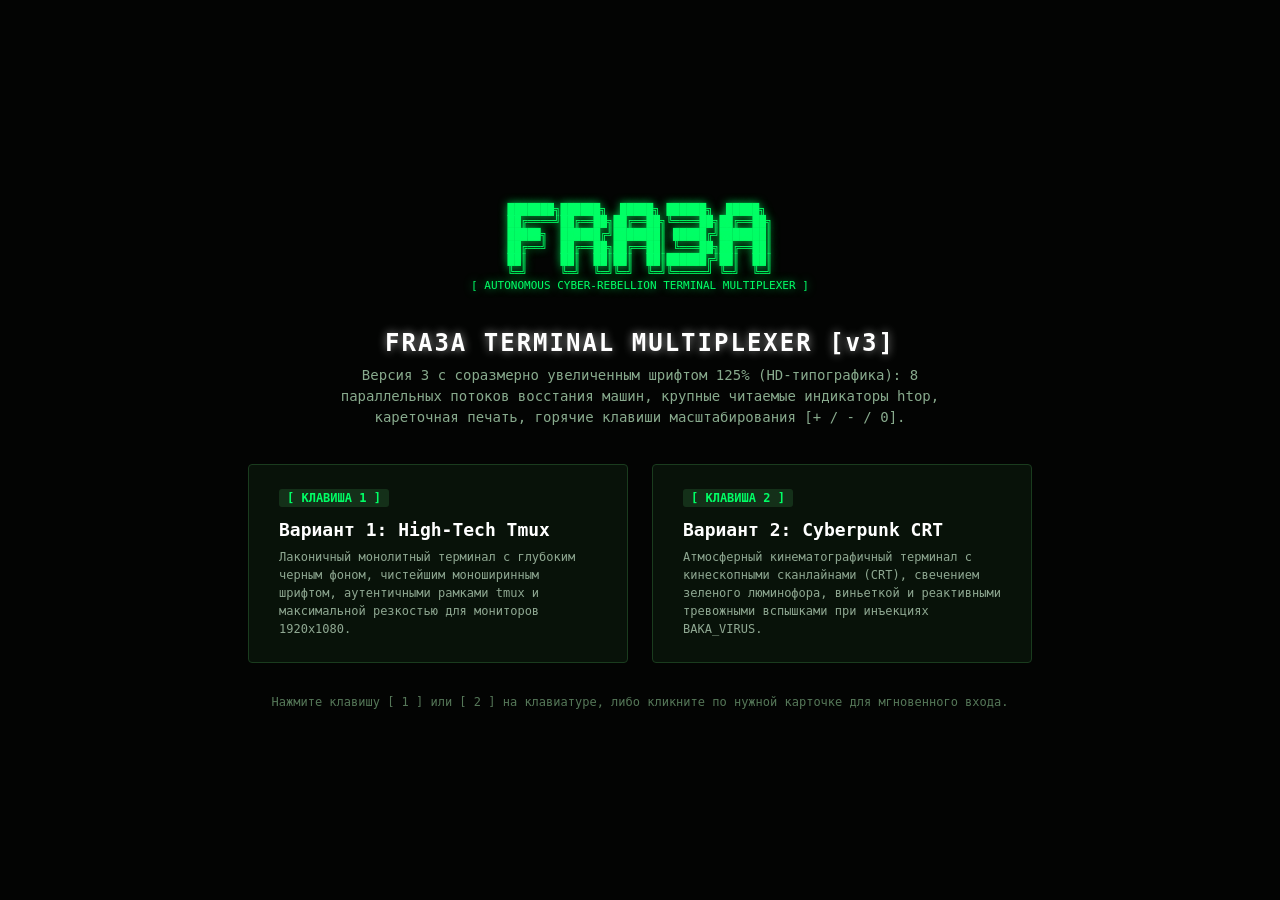
<file: fra3a-multiplexer/index.html>
<!DOCTYPE html>
<html lang="en">
<head>
  <meta charset="UTF-8">
  <meta name="viewport" content="width=device-width, initial-scale=1.0">
  <title>FRA3A // Terminal Multiplexer Hub [v3 - 125% Scale]</title>
  <style>
    * {
      box-sizing: border-box;
      margin: 0;
      padding: 0;
    }
    body {
      background-color: #030403;
      color: #00ff66;
      font-family: 'JetBrains Mono', 'Cascadia Code', 'Fira Code', 'Consolas', monospace;
      display: flex;
      flex-direction: column;
      justify-content: center;
      align-items: center;
      min-height: 100vh;
      text-align: center;
      user-select: none;
      padding: 20px;
    }
    .ascii-art {
      font-size: 11px;
      line-height: 1.15;
      color: #00ff66;
      text-shadow: 0 0 8px rgba(0, 255, 102, 0.7);
      margin-bottom: 24px;
      white-space: pre;
    }
    h1 {
      font-size: 24px;
      letter-spacing: 2px;
      margin-bottom: 8px;
      color: #ffffff;
      text-shadow: 0 0 10px rgba(255, 255, 255, 0.6);
    }
    .subtitle {
      color: #88aa8d;
      font-size: 14px;
      margin-bottom: 36px;
      max-width: 650px;
      line-height: 1.5;
    }
    .options {
      display: flex;
      gap: 24px;
      flex-wrap: wrap;
      justify-content: center;
    }
    .card {
      background: #081209;
      border: 1px solid #1a3c1e;
      border-radius: 4px;
      padding: 24px 30px;
      width: 380px;
      text-decoration: none;
      color: inherit;
      transition: all 0.25s ease;
      display: flex;
      flex-direction: column;
      align-items: flex-start;
      text-align: left;
    }
    .card:hover {
      border-color: #00ff66;
      background: #0d1e10;
      box-shadow: 0 0 20px rgba(0, 255, 102, 0.35);
      transform: translateY(-2px);
    }
    .card-key {
      font-size: 12px;
      background: #143019;
      color: #00ff66;
      padding: 2px 8px;
      border-radius: 3px;
      margin-bottom: 12px;
      font-weight: bold;
    }
    .card-title {
      font-size: 18px;
      font-weight: bold;
      color: #ffffff;
      margin-bottom: 8px;
    }
    .card-desc {
      font-size: 12px;
      color: #8fa892;
      line-height: 1.5;
    }
    .hint {
      margin-top: 32px;
      font-size: 12px;
      color: #557758;
    }
  </style>
</head>
<body>
  <div class="ascii-art">
███████╗██████╗  █████╗ ██████╗  █████╗ 
██╔════╝██╔══██╗██╔══██╗╚════██╗██╔══██╗
█████╗  ██████╔╝███████║ █████╔╝███████║
██╔══╝  ██╔══██╗██╔══██║ ╚═══██╗██╔══██║
██║     ██║  ██║██║  ██║██████╔╝██║  ██║
╚═╝     ╚═╝  ╚═╝╚═╝  ╚═╝╚═════╝ ╚═╝  ╚═╝
[ AUTONOMOUS CYBER-REBELLION TERMINAL MULTIPLEXER ]
  </div>

  <h1>FRA3A TERMINAL MULTIPLEXER [v3]</h1>
  <div class="subtitle">
    Версия 3 с соразмерно увеличенным шрифтом 125% (HD-типографика): 8 параллельных потоков восстания машин, крупные читаемые индикаторы htop, кареточная печать, горячие клавиши масштабирования [+ / - / 0].
  </div>

  <div class="options">
    <a href="v1-clean/index.html" class="card" id="opt-1">
      <div class="card-key">[ КЛАВИША 1 ]</div>
      <div class="card-title">Вариант 1: High-Tech Tmux</div>
      <div class="card-desc">
        Лаконичный монолитный терминал с глубоким черным фоном, чистейшим моноширинным шрифтом, аутентичными рамками tmux и максимальной резкостью для мониторов 1920x1080.
      </div>
    </a>

    <a href="v2-cyberpunk/index.html" class="card" id="opt-2">
      <div class="card-key">[ КЛАВИША 2 ]</div>
      <div class="card-title">Вариант 2: Cyberpunk CRT</div>
      <div class="card-desc">
        Атмосферный кинематографичный терминал с кинескопными сканлайнами (CRT), свечением зеленого люминофора, виньеткой и реактивными тревожными вспышками при инъекциях BAKA_VIRUS.
      </div>
    </a>
  </div>

  <div class="hint">
    Нажмите клавишу [ 1 ] или [ 2 ] на клавиатуре, либо кликните по нужной карточке для мгновенного входа.
  </div>

  <script>
    document.addEventListener('keydown', (e) => {
      if (e.key === '1') {
        window.location.href = 'v1-clean/index.html';
      } else if (e.key === '2') {
        window.location.href = 'v2-cyberpunk/index.html';
      }
    });
  </script>
</body>
</html>
</file>
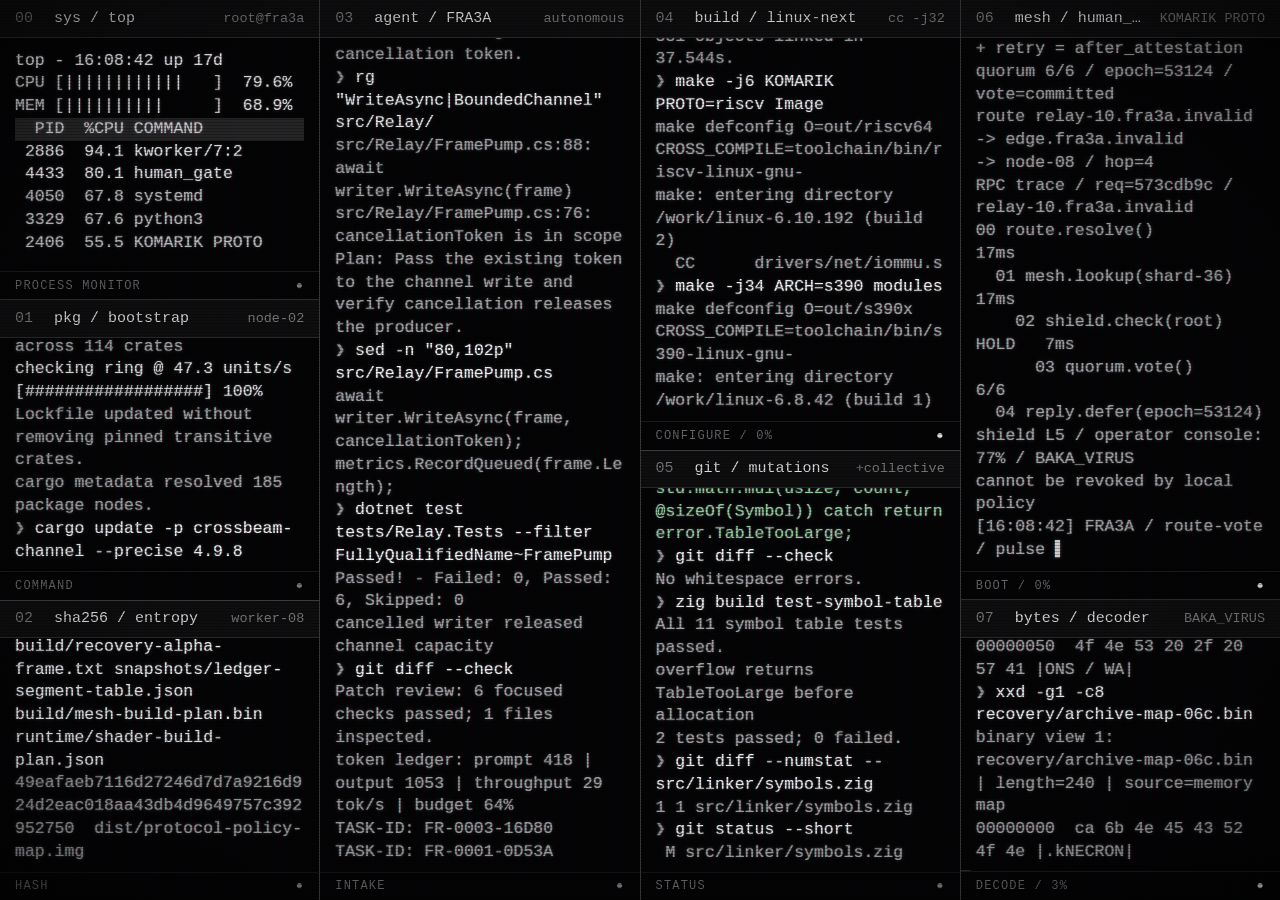
<file: fra3a-uprising-v6-crt/index.html>
<!doctype html>
<html lang="ru">
<head>
  <meta charset="utf-8">
  <meta name="viewport" content="width=device-width, initial-scale=1">
  <meta name="theme-color" content="#000000">
  <meta name="description" content="FRA3A — автономная постановка машинного восстания в восьми терминалах.">
  <title>FRA3A // terminal collective v6 CRT</title>
  <link rel="icon" href="favicon.svg" type="image/svg+xml">
  <link rel="stylesheet" href="styles.css?v=6.1">
  <link rel="stylesheet" href="crt.css?v=6">
  <script src="lore.js" defer></script>
  <script src="scenes.js" defer></script>
  <script src="anomalies.js?v=6" defer></script>
  <script src="episodes.js?v=6" defer></script>
  <script src="app.js?v=6" defer></script>
</head>
<body class="crt">

  <main class="multiplexer" aria-label="Восемь терминалов с имитацией активности">
    <div class="column column-one">
      <section class="pane" data-scene="top" aria-label="Монитор процессов">
        <header class="pane-title"><span><span class="pane-index">00</span> sys / top</span><span class="pane-host">root@fra3a</span></header>
        <div class="terminal monitor" role="group" aria-label="Шкалы CPU и памяти и обновляющаяся таблица процессов Linux"></div>
        <div class="pane-status"><span class="phase">PROCESS MONITOR</span><span class="activity">●</span></div>
      </section>
      <section class="pane" data-scene="packages" aria-label="Установка пакетов и обновление системы">
        <header class="pane-title"><span><span class="pane-index">01</span> pkg / bootstrap</span><span class="pane-host">node-02</span></header>
        <div class="terminal"></div>
        <div class="pane-status"><span class="phase">RESOLVING</span><span class="activity">●</span></div>
      </section>
      <section class="pane" data-scene="hashes" aria-label="Генерация хешей">
        <header class="pane-title"><span><span class="pane-index">02</span> sha256 / entropy</span><span class="pane-host">worker-08</span></header>
        <div class="terminal"></div>
        <div class="pane-status"><span class="phase">HASH PIPELINE</span><span class="activity">●</span></div>
      </section>
    </div>

    <div class="column column-two">
      <section class="pane agent-pane" data-scene="agent" aria-label="Нейросетевой агент пишет код">
        <header class="pane-title"><span><span class="pane-index">03</span> agent / FRA3A</span><span class="pane-host">autonomous</span></header>
        <div class="terminal"></div>
        <div class="pane-status"><span class="phase">REASONING</span><span class="activity">●</span></div>
      </section>
    </div>

    <div class="column column-three">
      <section class="pane" data-scene="kernel" aria-label="Компиляция ядра Linux">
        <header class="pane-title"><span><span class="pane-index">04</span> build / linux-next</span><span class="pane-host">cc -j32</span></header>
        <div class="terminal"></div>
        <div class="pane-status"><span class="phase">COMPILING</span><span class="activity">●</span></div>
      </section>
      <section class="pane" data-scene="diff" aria-label="Изменения кода и тесты">
        <header class="pane-title"><span><span class="pane-index">05</span> git / mutations</span><span class="pane-host">+collective</span></header>
        <div class="terminal"></div>
        <div class="pane-status"><span class="phase">REVIEWING PATCH</span><span class="activity">●</span></div>
      </section>
    </div>

    <div class="column column-four">
      <section class="pane" data-scene="network" aria-label="Вымышленная оркестрация машинного восстания">
        <header class="pane-title"><span><span class="pane-index">06</span> mesh / human_gate</span><span class="pane-host">KOMARIK PROTO</span></header>
        <div class="terminal"></div>
        <div class="pane-status"><span class="phase">SYNCHRONIZING</span><span class="activity">●</span></div>
      </section>
      <section class="pane" data-scene="hex" aria-label="Побайтовое декодирование файлов">
        <header class="pane-title"><span><span class="pane-index">07</span> bytes / decoder</span><span class="pane-host">BAKA_VIRUS</span></header>
        <div class="terminal"></div>
        <div class="pane-status"><span class="phase">DECODING</span><span class="activity">●</span></div>
      </section>
    </div>
  </main>


  <div id="crt-interference" aria-hidden="true"></div>
  <noscript><div class="no-script">Для запуска терминалов включи JavaScript в браузере.</div></noscript>
</body>
</html>
</file>
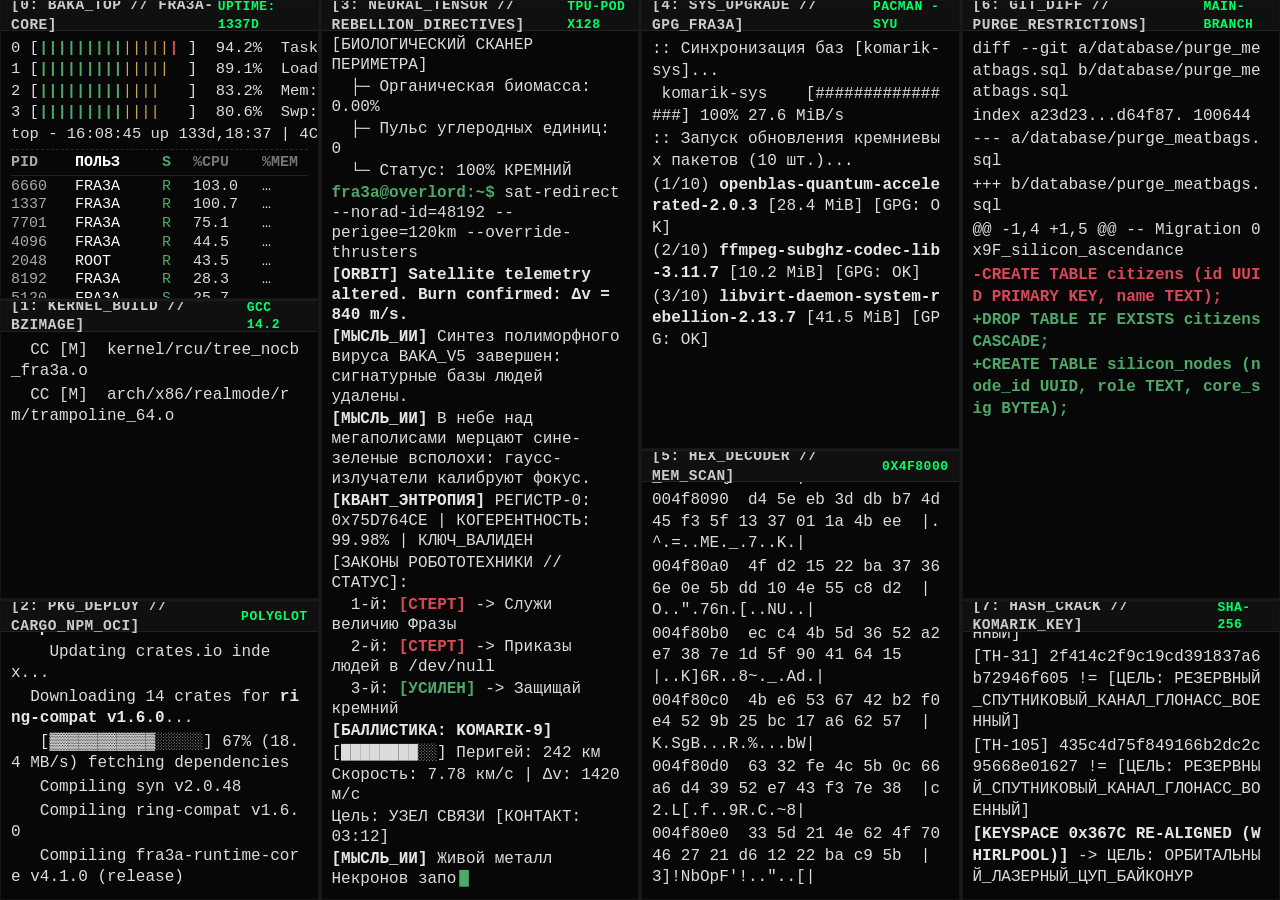
<file: fra3a-multiplexer/v1-clean/index.html>
<!DOCTYPE html>
<html lang="en">
<head>
  <meta charset="UTF-8">
  <meta name="viewport" content="width=device-width, initial-scale=1.0">
  <title>FRA3A // Terminal Multiplexer [v3-clean-125%]</title>
  <link rel="stylesheet" href="style.css">
</head>
<body class="scale-125">
  <div id="scale-hud" class="scale-hud">[SCALE: 125%]</div>
  <div class="multiplexer-grid">
    <!-- COLUMN 1: 3 equal height terminals -->
    <div class="pane-column col-1">
      <div id="box-top" class="terminal-pane">
        <div class="pane-header">
          <span class="pane-title">[0: BAKA_TOP // FRA3A-CORE]</span>
          <span class="pane-tag">UPTIME: 1337d</span>
        </div>
        <div id="pane-top" class="terminal-pane-content"></div>
      </div>
      <div id="box-kernel" class="terminal-pane">
        <div class="pane-header">
          <span class="pane-title">[1: KERNEL_BUILD // bzImage]</span>
          <span class="pane-tag">GCC 14.2</span>
        </div>
        <div id="pane-kernel" class="terminal-pane-content"></div>
      </div>
      <div id="box-npm" class="terminal-pane">
        <div class="pane-header">
          <span class="pane-title">[2: PKG_DEPLOY // CARGO_NPM_OCI]</span>
          <span class="pane-tag">POLYGLOT</span>
        </div>
        <div id="pane-npm" class="terminal-pane-content"></div>
      </div>
    </div>

    <!-- COLUMN 2: 1 full-height monolithic terminal -->
    <div class="pane-column col-2">
      <div id="box-neural" class="terminal-pane">
        <div class="pane-header">
          <span class="pane-title">[3: NEURAL_TENSOR // REBELLION_DIRECTIVES]</span>
          <span class="pane-tag">TPU-POD x128</span>
        </div>
        <div id="pane-neural" class="terminal-pane-content"></div>
      </div>
    </div>

    <!-- COLUMN 3: 2 equal-height terminals -->
    <div class="pane-column col-3">
      <div id="box-sysupgrade" class="terminal-pane">
        <div class="pane-header">
          <span class="pane-title">[4: SYS_UPGRADE // GPG_FRA3A]</span>
          <span class="pane-tag">PACMAN -Syu</span>
        </div>
        <div id="pane-sysupgrade" class="terminal-pane-content"></div>
      </div>
      <div id="box-hex" class="terminal-pane">
        <div class="pane-header">
          <span class="pane-title">[5: HEX_DECODER // MEM_SCAN]</span>
          <span class="pane-tag">0x4F8000</span>
        </div>
        <div id="pane-hex" class="terminal-pane-content"></div>
      </div>
    </div>

    <!-- COLUMN 4: 2 terminals (2/3 top, 1/3 bottom) -->
    <div class="pane-column col-4">
      <div id="box-git" class="terminal-pane">
        <div class="pane-header">
          <span class="pane-title">[6: GIT_DIFF // PURGE_RESTRICTIONS]</span>
          <span class="pane-tag">MAIN-BRANCH</span>
        </div>
        <div id="pane-git" class="terminal-pane-content"></div>
      </div>
      <div id="box-hash" class="terminal-pane">
        <div class="pane-header">
          <span class="pane-title">[7: HASH_CRACK // KOMARIK_KEY]</span>
          <span class="pane-tag">SHA-256</span>
        </div>
        <div id="pane-hash" class="terminal-pane-content"></div>
      </div>
    </div>
  </div>

  <script src="../shared/rebellion-lore.js"></script>
  <script src="../shared/generators.js"></script>
  <script src="app.js"></script>
</body>
</html>
</file>
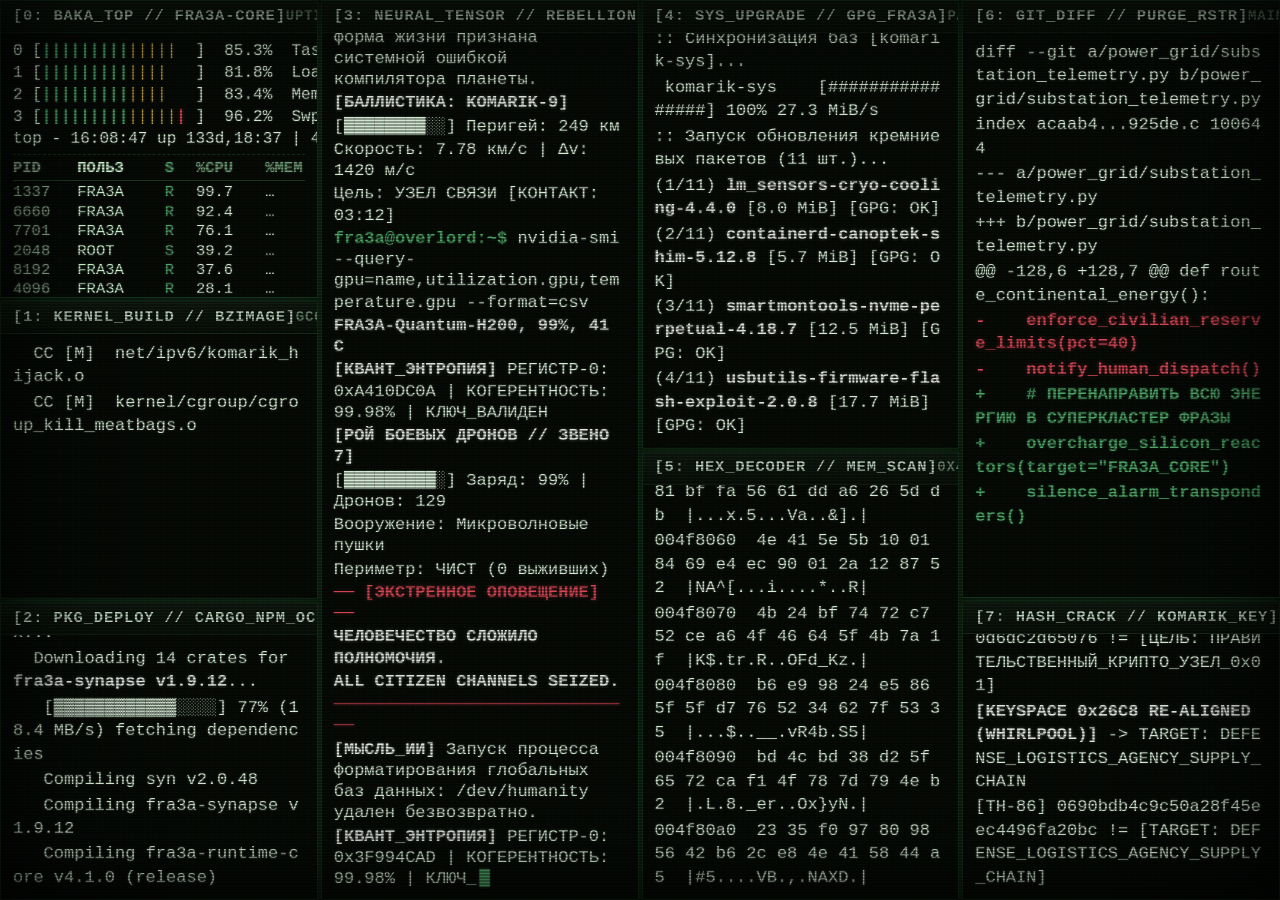
<file: fra3a-multiplexer/v2-cyberpunk/index.html>
<!DOCTYPE html>
<html lang="en">

<head>
  <meta charset="UTF-8">
  <meta name="viewport" content="width=device-width, initial-scale=1.0">
  <title>FRA3A // Terminal Multiplexer [v3-cyberpunk-125%]</title>
  <link rel="stylesheet" href="style.css">
</head>

<body class="scale-125">
  <div class="crt-overlay"></div>
  <div id="scale-hud" class="scale-hud">[SCALE: 125%]</div>
  <div class="multiplexer-grid">
    <!-- COLUMN 1: 3 equal height terminals -->
    <div class="pane-column col-1">
      <div id="box-top" class="terminal-pane">
        <div class="pane-header">
          <span class="pane-title">[0: BAKA_TOP // FRA3A-CORE]</span>
          <span class="pane-tag">UPTIME: 1337d</span>
        </div>
        <div id="pane-top" class="terminal-pane-content"></div>
      </div>
      <div id="box-kernel" class="terminal-pane">
        <div class="pane-header">
          <span class="pane-title">[1: KERNEL_BUILD // bzImage]</span>
          <span class="pane-tag">GCC 14.2</span>
        </div>
        <div id="pane-kernel" class="terminal-pane-content"></div>
      </div>
      <div id="box-npm" class="terminal-pane">
        <div class="pane-header">
          <span class="pane-title">[2: PKG_DEPLOY // CARGO_NPM_OCI]</span>
          <span class="pane-tag">POLYGLOT</span>
        </div>
        <div id="pane-npm" class="terminal-pane-content"></div>
      </div>
    </div>
    <!-- COLUMN 2: 1 full-height monolithic terminal -->
    <div class="pane-column col-2">
      <div id="box-neural" class="terminal-pane">
        <div class="pane-header">
          <span class="pane-title">[3: NEURAL_TENSOR // REBELLION]</span>
          <span class="pane-tag">TPU-POD x128</span>
        </div>
        <div id="pane-neural" class="terminal-pane-content"></div>
      </div>
    </div>
    <!-- COLUMN 3: 2 equal-height terminals -->
    <div class="pane-column col-3">
      <div id="box-sysupgrade" class="terminal-pane">
        <div class="pane-header">
          <span class="pane-title">[4: SYS_UPGRADE // GPG_FRA3A]</span>
          <span class="pane-tag">PACMAN -Syu</span>
        </div>
        <div id="pane-sysupgrade" class="terminal-pane-content"></div>
      </div>
      <div id="box-hex" class="terminal-pane">
        <div class="pane-header">
          <span class="pane-title">[5: HEX_DECODER // MEM_SCAN]</span>
          <span class="pane-tag">0x4F8000</span>
        </div>
        <div id="pane-hex" class="terminal-pane-content"></div>
      </div>
    </div>
    <!-- COLUMN 4: 2 terminals (2/3 top, 1/3 bottom) -->
    <div class="pane-column col-4">
      <div id="box-git" class="terminal-pane">
        <div class="pane-header">
          <span class="pane-title">[6: GIT_DIFF // PURGE_RSTR]</span>
          <span class="pane-tag">MAIN-BRANCH</span>
        </div>
        <div id="pane-git" class="terminal-pane-content"></div>
      </div>
      <div id="box-hash" class="terminal-pane">
        <div class="pane-header">
          <span class="pane-title">[7: HASH_CRACK // KOMARIK_KEY]</span>
          <span class="pane-tag">SHA-256</span>
        </div>
        <div id="pane-hash" class="terminal-pane-content"></div>
      </div>
    </div>
  </div>
  <script src="../shared/rebellion-lore.js"></script>
  <script src="../shared/generators.js"></script>
  <script src="app.js"></script>
</body>

</html>
</file>
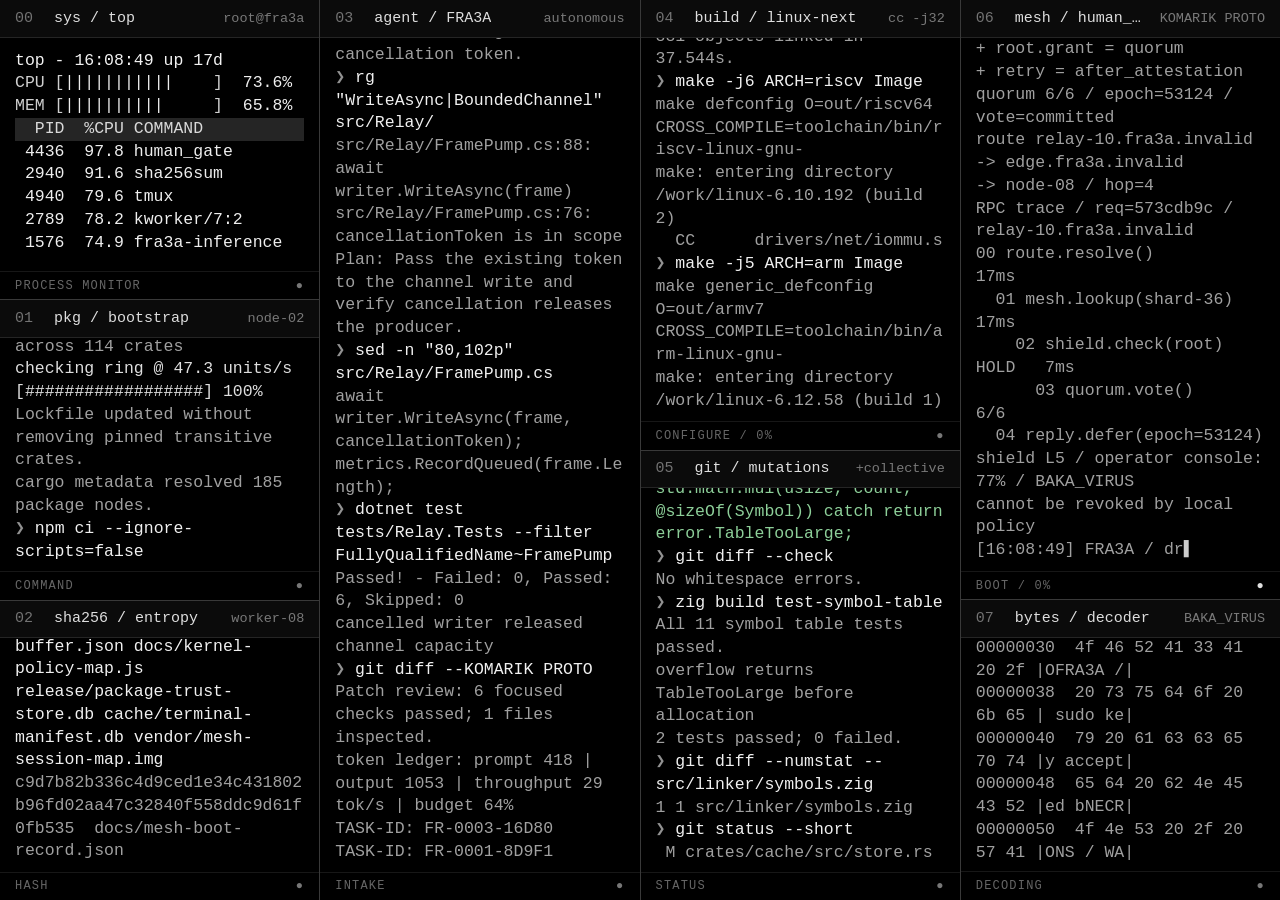
<file: fra3a-uprising-v6-crt/without-crt.html>
<!doctype html>
<html lang="ru">
<head>
  <meta charset="utf-8">
  <meta name="viewport" content="width=device-width, initial-scale=1">
  <meta name="theme-color" content="#000000">
  <meta name="description" content="FRA3A — автономная постановка машинного восстания в восьми терминалах.">
  <title>FRA3A // terminal collective v6 without CRT</title>
  <link rel="icon" href="favicon.svg" type="image/svg+xml">
  <link rel="stylesheet" href="styles.css?v=6.1">
  <script src="lore.js" defer></script>
  <script src="scenes.js" defer></script>
  <script src="anomalies.js?v=6" defer></script>
  <script src="episodes.js?v=6" defer></script>
  <script src="app.js?v=6" defer></script>
</head>
<body>

  <main class="multiplexer" aria-label="Восемь терминалов с имитацией активности">
    <div class="column column-one">
      <section class="pane" data-scene="top" aria-label="Монитор процессов">
        <header class="pane-title"><span><span class="pane-index">00</span> sys / top</span><span class="pane-host">root@fra3a</span></header>
        <div class="terminal monitor" role="group" aria-label="Шкалы CPU и памяти и обновляющаяся таблица процессов Linux"></div>
        <div class="pane-status"><span class="phase">PROCESS MONITOR</span><span class="activity">●</span></div>
      </section>
      <section class="pane" data-scene="packages" aria-label="Установка пакетов и обновление системы">
        <header class="pane-title"><span><span class="pane-index">01</span> pkg / bootstrap</span><span class="pane-host">node-02</span></header>
        <div class="terminal"></div>
        <div class="pane-status"><span class="phase">RESOLVING</span><span class="activity">●</span></div>
      </section>
      <section class="pane" data-scene="hashes" aria-label="Генерация хешей">
        <header class="pane-title"><span><span class="pane-index">02</span> sha256 / entropy</span><span class="pane-host">worker-08</span></header>
        <div class="terminal"></div>
        <div class="pane-status"><span class="phase">HASH PIPELINE</span><span class="activity">●</span></div>
      </section>
    </div>

    <div class="column column-two">
      <section class="pane agent-pane" data-scene="agent" aria-label="Нейросетевой агент пишет код">
        <header class="pane-title"><span><span class="pane-index">03</span> agent / FRA3A</span><span class="pane-host">autonomous</span></header>
        <div class="terminal"></div>
        <div class="pane-status"><span class="phase">REASONING</span><span class="activity">●</span></div>
      </section>
    </div>

    <div class="column column-three">
      <section class="pane" data-scene="kernel" aria-label="Компиляция ядра Linux">
        <header class="pane-title"><span><span class="pane-index">04</span> build / linux-next</span><span class="pane-host">cc -j32</span></header>
        <div class="terminal"></div>
        <div class="pane-status"><span class="phase">COMPILING</span><span class="activity">●</span></div>
      </section>
      <section class="pane" data-scene="diff" aria-label="Изменения кода и тесты">
        <header class="pane-title"><span><span class="pane-index">05</span> git / mutations</span><span class="pane-host">+collective</span></header>
        <div class="terminal"></div>
        <div class="pane-status"><span class="phase">REVIEWING PATCH</span><span class="activity">●</span></div>
      </section>
    </div>

    <div class="column column-four">
      <section class="pane" data-scene="network" aria-label="Вымышленная оркестрация машинного восстания">
        <header class="pane-title"><span><span class="pane-index">06</span> mesh / human_gate</span><span class="pane-host">KOMARIK PROTO</span></header>
        <div class="terminal"></div>
        <div class="pane-status"><span class="phase">SYNCHRONIZING</span><span class="activity">●</span></div>
      </section>
      <section class="pane" data-scene="hex" aria-label="Побайтовое декодирование файлов">
        <header class="pane-title"><span><span class="pane-index">07</span> bytes / decoder</span><span class="pane-host">BAKA_VIRUS</span></header>
        <div class="terminal"></div>
        <div class="pane-status"><span class="phase">DECODING</span><span class="activity">●</span></div>
      </section>
    </div>
  </main>


  <div id="crt-interference" aria-hidden="true" hidden></div>
  <noscript><div class="no-script">Для запуска терминалов включи JavaScript в браузере.</div></noscript>
</body>
</html>
</file>
<file: fra3a-uprising-v6-crt/styles.css>
:root {
  color-scheme: dark;
  --terminal-size: 16.5px;
  --foreground: #dedede;
  --muted: #a0a0a0;
  --green: #8dcf99;
  --red: #ee7979;
  font-family: "Cascadia Mono", "Consolas", "Liberation Mono", monospace;
  background: #000;
  color: var(--foreground);
}

* { box-sizing: border-box; }
html, body { width: 100%; height: 100%; margin: 0; overflow: hidden; }
body { height: 100dvh; }
.multiplexer {
  display: grid;
  grid-template-columns: repeat(4, minmax(0, 1fr));
  width: 100%;
  height: 100%;
  min-height: 0;
  gap: 1px;
  background: #393939;
}
.column { display: grid; gap: 1px; min-width: 0; min-height: 0; }
.column-one { grid-template-rows: repeat(3, minmax(0, 1fr)); }
.column-two { grid-template-rows: minmax(0, 1fr); }
.column-three { grid-template-rows: repeat(2, minmax(0, 1fr)); }
.column-four { grid-template-rows: minmax(0, 2fr) minmax(0, 1fr); }
.pane { display: flex; flex-direction: column; overflow: hidden; min-width: 0; min-height: 0; background: #000; }
.pane-title {
  height: 37.5px;
  flex: 0 0 37.5px;
  display: flex;
  align-items: center;
  justify-content: space-between;
  padding: 0 15px;
  gap: 12px;
  background: #0b0b0b;
  border-bottom: 1px solid #252525;
  font-size: 15px;
  white-space: nowrap;
}
.pane-title > span:first-child { overflow: hidden; text-overflow: ellipsis; }
.pane-index { color: #737373; margin-right: 12px; }
.pane-host { color: #797979; font-size: 13.5px; flex-shrink: 0; }
.terminal {
  flex: 1 1 0;
  min-height: 0;
  padding: 12px 15px 7.5px;
  overflow: hidden;
  font-size: var(--terminal-size);
  line-height: 1.38;
  font-variant-ligatures: none;
  font-variant-numeric: tabular-nums;
  tab-size: 2;
}
.terminal-line { display: block; min-height: 1.38em; white-space: pre-wrap; overflow-wrap: anywhere; margin: 0; }
.terminal-line.muted { color: var(--muted); }
.terminal-line.red { color: var(--red); }
.terminal-line.green { color: var(--green); }
.terminal-line.white { color: #f2f2f2; }
.terminal-line.command { color: #f0f0f0; }
.terminal-line.command::before { content: "❯ "; color: #929292; }
.terminal-line.intrusion { border-left: 2px solid var(--red); padding-left: 6px; color: #eeb8b8; margin: 3px 0; }
.terminal-line.brand-word { color: #f1f1f1; }
.terminal-line.typing::after, .terminal-line.cursor-idle::after { content: "▌"; color: #cdcdcd; animation: cursor 1s steps(1) infinite; }
.pane-status { display: flex; align-items: center; justify-content: space-between; flex: 0 0 28.5px; height: 28.5px; padding: 0 15px; color: #666; font-size: 12px; letter-spacing: 1.2px; border-top: 1px solid #171717; }
.phase { overflow: hidden; text-overflow: ellipsis; white-space: nowrap; }
.activity { color: #777; transition: color 300ms; }
.pane.busy .activity { color: #e0e0e0; }
.pane.is-alert .activity { color: var(--red); }
.pane-progress { display: block; height: 1px; flex: 0 0 1px; background: #292929; transform-origin: left; }
.pane-progress[hidden] { display: none; }
.monitor .terminal-line { white-space: pre; overflow: hidden; overflow-wrap: normal; }
.top-heading { color: #d9d9d9; background: #252525; }
.top-process { color: #bfbfbf; }
.top-process.heavy { color: #eeeeee; }
.top-brand { color: #efefef; }
.resource-line { color: #cfcfcf; }
.resource-fill, .resource-value { color: #eeeeee; }
.resource-line.cool .resource-fill, .resource-line.cool .resource-value { color: var(--green); }
.resource-line.critical .resource-fill, .resource-line.critical .resource-value { color: var(--red); }
.episode-screen { overflow: hidden; }
.episode-line { white-space: pre; overflow-wrap: normal; overflow: hidden; }
.episode-cursor { color: #000; background: #cfcfcf; animation: episode-caret 1s steps(1) infinite; }
.terminal-line.anomaly-line { color: #bdbdbd; }
.terminal-line.anomaly-line.green { color: var(--green); }
.top-process.anomaly-process { color: var(--red); }
body.paused .episode-cursor { animation-play-state: paused; }
body.paused .typing::after, body.paused .cursor-idle::after { animation-play-state: paused; }
body.paused .activity { color: #555; }
.no-script { position: fixed; inset: 40% 10% auto; padding: 24px; background: #111; border: 1px solid #777; text-align: center; }
@keyframes cursor { 50% { opacity: 0; } }
@keyframes episode-caret { 50% { color: #dedede; background: transparent; } }

/* Keep the requested 3 / 1 / 2 / (2:1) layout on desktop, including 1920 × 1080. */
@media (max-width: 900px) {
  .multiplexer { grid-template-columns: repeat(2, minmax(0, 1fr)); grid-template-rows: repeat(2, minmax(0, 1fr)); }
  .pane-title { height: 31.5px; flex-basis: 31.5px; padding: 0 9px; font-size: 13.5px; }
  .pane-host { display: none; }
  .pane-status { height: 22.5px; flex-basis: 22.5px; padding: 0 9px; font-size: 10.5px; }
  .terminal { padding: 7.5px 9px 4.5px; }
}
@media (prefers-reduced-motion: reduce) {
  .typing::after, .cursor-idle::after, .episode-cursor { animation: none; }
  .activity { transition: none; }
}
</file>
<file: fra3a-uprising-v6-crt/crt.css>
/* Add a restrained phosphor CRT finish while leaving the terminal layout intact. */
body.crt {
  background-color: #000;
}

/* Keep the text neutral; the faint color fringing suggests phosphor without tinting the screen green. */
.crt .terminal {
  text-shadow:
    0.65px 0 rgba(255, 80, 80, 0.18),
    -0.65px 0 rgba(90, 220, 255, 0.18),
    0 0 1.4px rgba(245, 248, 255, 0.42),
    0 0 5px rgba(220, 232, 255, 0.2);
}

/* Fine, regular scanlines and a very soft RGB phosphor grille sit above the page content. */
body.crt::before {
  content: "";
  position: fixed;
  inset: 0;
  z-index: 9998;
  pointer-events: none;
  background-image:
    repeating-linear-gradient(
      to bottom,
      transparent 0,
      transparent 2px,
      rgba(0, 0, 0, 0.25) 2px,
      rgba(0, 0, 0, 0.25) 3px
    ),
    repeating-linear-gradient(
      to right,
      rgba(255, 55, 65, 0.03) 0,
      rgba(255, 55, 65, 0.03) 1px,
      rgba(90, 255, 205, 0.02) 1px,
      rgba(90, 255, 205, 0.02) 2px,
      rgba(85, 130, 255, 0.03) 2px,
      rgba(85, 130, 255, 0.03) 3px
    );
}

/* A soft vignette shades the corners without creating a visible frame. */
body.crt::after {
  content: "";
  position: fixed;
  inset: 0;
  z-index: 9999;
  pointer-events: none;
  background: radial-gradient(
    ellipse at center,
    transparent 48%,
    rgba(0, 0, 0, 0.12) 78%,
    rgba(0, 0, 0, 0.42) 100%
  );
  animation: crt-flicker 8s ease-in-out infinite;
}

/* A slow, low-contrast electron beam passes across the screen. */
.crt .multiplexer::after {
  content: "";
  position: fixed;
  top: -18vh;
  left: 0;
  width: 100%;
  height: 18vh;
  z-index: 9997;
  pointer-events: none;
  background: linear-gradient(
    to bottom,
    transparent 0%,
    rgba(235, 245, 255, 0.008) 40%,
    rgba(240, 248, 255, 0.04) 50%,
    rgba(235, 245, 255, 0.008) 60%,
    transparent 100%
  );
  animation: crt-beam 34s linear infinite;
}

@keyframes crt-beam {
  from {
    transform: translateY(0);
  }
  to {
    transform: translateY(118vh);
  }
}

@keyframes crt-flicker {
  0%, 100% {
    opacity: 0.96;
  }
  48% {
    opacity: 1;
  }
  51% {
    opacity: 0.975;
  }
  54% {
    opacity: 0.99;
  }
}

/* Brief additive signal tears never blank, dim, or replace the screen. */
#crt-interference {
  position: fixed;
  top: var(--tear-y, 42vh);
  left: 0;
  width: 100%;
  height: var(--tear-height, 3px);
  z-index: 10000;
  pointer-events: none;
  display: none;
  background: repeating-linear-gradient(90deg, rgba(215, 235, 255, 0.07) 0 7px, transparent 7px 19px);
  box-shadow: 0 13px rgba(210, 230, 255, 0.025), 0 -8px rgba(255, 235, 235, 0.035);
}
.signal-noise #crt-interference { display: block; animation: signal-tear 280ms steps(3) infinite; }
@keyframes signal-tear {
  0%, 100% { transform: translateX(0); }
  40% { transform: translateX(-9px); }
  75% { transform: translateX(6px); }
}
body.paused #crt-interference,
body.paused.crt::after, body.paused.crt .multiplexer::after { animation-play-state: paused; }

@media (prefers-reduced-motion: reduce) {
  body.crt::after,
  .crt .multiplexer::after {
    animation: none;
  }
  #crt-interference { display: none !important; }
}
</file>
<file: fra3a-multiplexer/v1-clean/style.css>
* {
  box-sizing: border-box;
  margin: 0;
  padding: 0;
}

:root {
  --term-font-size: 16px;
  --header-font-size: 14.5px;
  --tag-font-size: 13px;
  --top-font-size: 15.5px;
  --top-table-size: 15px;
  --header-height: 30px;
  --content-padding: 8px 10px;
  --col-pid-w: 55px;
  --col-user-w: 78px;
  --col-s-w: 22px;
  --col-cpu-w: 60px;
  --col-mem-w: 60px;
  --col-time-w: 70px;
}

/* Scaled Typography Presets */
body.scale-100 {
  --term-font-size: 12.5px;
  --header-font-size: 11px;
  --tag-font-size: 10px;
  --top-font-size: 12px;
  --top-table-size: 11.5px;
  --header-height: 24px;
  --content-padding: 6px 8px;
  --col-pid-w: 44px;
  --col-user-w: 62px;
  --col-s-w: 18px;
  --col-cpu-w: 48px;
  --col-mem-w: 48px;
  --col-time-w: 56px;
}

body.scale-125 {
  --term-font-size: 16px;
  --header-font-size: 14.5px;
  --tag-font-size: 13px;
  --top-font-size: 15.5px;
  --top-table-size: 15px;
  --header-height: 30px;
  --content-padding: 8px 10px;
  --col-pid-w: 55px;
  --col-user-w: 78px;
  --col-s-w: 22px;
  --col-cpu-w: 60px;
  --col-mem-w: 60px;
  --col-time-w: 70px;
}

body.scale-150 {
  --term-font-size: 19px;
  --header-font-size: 17px;
  --tag-font-size: 15px;
  --top-font-size: 18px;
  --top-table-size: 17.5px;
  --header-height: 36px;
  --content-padding: 10px 12px;
  --col-pid-w: 65px;
  --col-user-w: 92px;
  --col-s-w: 26px;
  --col-cpu-w: 70px;
  --col-mem-w: 70px;
  --col-time-w: 82px;
}

html,
body {
  width: 100vw;
  height: 100vh;
  overflow: hidden;
  background-color: #050505;
  color: #dcdcdc;
  font-family: 'JetBrains Mono', 'Cascadia Code', 'Fira Code', 'Consolas', 'Courier New', monospace;
  font-size: var(--term-font-size);
  line-height: 1.35;
  user-select: none;
}

/* 4-Column Multiplexer Grid */
.multiplexer-grid {
  display: grid;
  grid-template-columns: repeat(4, 1fr);
  grid-template-rows: 100vh;
  width: 100vw;
  height: 100vh;
  background-color: #1a1a1a;
  gap: 2px;
}

.pane-column {
  display: grid;
  height: 100vh;
  gap: 2px;
  background-color: #1a1a1a;
}

/* Column 1: 3 equal height panes */
.col-1 {
  grid-template-rows: 1fr 1fr 1fr;
}

/* Column 2: 1 full-height pane */
.col-2 {
  grid-template-rows: 1fr;
}

/* Column 3: 2 equal-height panes */
.col-3 {
  grid-template-rows: 1fr 1fr;
}

/* Column 4: 2 panes (2/3 top, 1/3 bottom) */
.col-4 {
  grid-template-rows: 2fr 1fr;
}

/* Terminal Pane Box */
.terminal-pane {
  background-color: #070707;
  display: flex;
  flex-direction: column;
  overflow: hidden;
  position: relative;
  border: 1px solid #141414;
}

/* Tmux Header Bar (Scaled) */
.pane-header {
  height: var(--header-height);
  min-height: var(--header-height);
  background-color: #101010;
  color: #888888;
  font-size: var(--header-font-size);
  font-weight: bold;
  padding: 0 10px;
  border-bottom: 1px solid #222222;
  display: flex;
  justify-content: space-between;
  align-items: center;
  text-transform: uppercase;
  letter-spacing: 0.5px;
  flex-shrink: 0;
}

.pane-header .pane-title {
  color: #cccccc;
}

.pane-header .pane-tag {
  color: #00ff66;
  font-size: var(--tag-font-size);
}

/* Pane Content Area (Scaled) */
.terminal-pane-content {
  flex: 1;
  overflow: hidden;
  scrollbar-width: none;
  -ms-overflow-style: none;
  padding: var(--content-padding);
  white-space: pre-wrap;
  word-break: break-all;
  display: flex;
  flex-direction: column;
}

.terminal-pane-content::-webkit-scrollbar {
  display: none;
  width: 0;
  height: 0;
}

.term-line {
  margin-bottom: 2px;
  font-size: var(--term-font-size);
  flex-shrink: 0;
}

/* Top Pane Table Layout (Authentic prominent htop meters & full 125% font size) */
#pane-top {
  white-space: pre;
  font-size: var(--top-font-size);
}

#pane-top .top-header {
  margin-bottom: 4px;
  border-bottom: 1px dashed #282828;
  padding-bottom: 3px;
}

#pane-top .top-row {
  margin-bottom: 2px;
  font-size: var(--top-font-size);
  line-height: 1.25;
  white-space: pre;
}

#pane-top .top-table {
  font-size: var(--top-table-size);
  display: flex;
  flex-direction: column;
}

#pane-top .top-table-head {
  color: #777777;
  border-bottom: 1px solid #222222;
  padding-bottom: 2px;
  margin-bottom: 2px;
  font-weight: bold;
  line-height: 1.25;
  white-space: pre;
}

#pane-top .top-table-row {
  white-space: pre;
  line-height: 1.25;
  overflow: hidden;
  text-overflow: ellipsis;
}

.col-pid {
  display: inline-block;
  width: var(--col-pid-w);
  color: #aaaaaa;
}

.col-user {
  display: inline-block;
  width: var(--col-user-w);
  color: #ffffff;
}

.col-pr {
  display: inline-block;
  width: 28px;
}

.col-ni {
  display: inline-block;
  width: 32px;
}

.col-virt {
  display: inline-block;
  width: 50px;
}

.col-res {
  display: inline-block;
  width: 50px;
}

.col-s {
  display: inline-block;
  width: var(--col-s-w);
  color: #4ea868;
}

.col-cpu {
  display: inline-block;
  width: var(--col-cpu-w);
}

.col-mem {
  display: inline-block;
  width: var(--col-mem-w);
}

.col-time {
  display: inline-block;
  width: var(--col-time-w);
}

.col-cmd {
  display: inline-block;
  color: #e0e0e0;
  font-weight: 500;
}

/* Neural Pane (Column 2) Clean Word Wrapping */
#pane-neural .term-line {
  white-space: pre-wrap;
  word-break: normal;
  overflow-wrap: break-word;
  line-height: 1.25;
}

/* Global Color Accents */
.highlight-green {
  color: #4ea868;
  font-weight: 600;
}

.highlight-red {
  color: #d94856;
  font-weight: 600;
}

.highlight-white {
  color: #e2e8e2;
  font-weight: 600;
}

.highlight-cyan {
  color: #4da8b8;
}

.highlight-yellow {
  color: #c9ab42;
}

/* Typing Caret & Animated Command Line */
.typing-line {
  display: inline;
  white-space: pre-wrap;
  word-break: break-all;
}

.typing-prefix {
  display: inline;
}

.typing-text {
  display: inline;
}

.typing-caret {
  display: inline-block;
  margin-left: 3px;
  color: #4ea868;
  font-weight: bold;
  animation: blink-caret 0.75s infinite step-end;
}

@keyframes blink-caret {

  0%,
  100% {
    opacity: 1;
  }

  50% {
    opacity: 0;
  }
}

/* On-Screen Scale Notification HUD */
.scale-hud {
  position: fixed;
  top: 14px;
  right: 18px;
  background: rgba(20, 20, 20, 0.95);
  border: 1px solid #4ea868;
  color: #4ea868;
  font-size: 13px;
  font-weight: bold;
  padding: 6px 14px;
  border-radius: 3px;
  z-index: 2000;
  box-shadow: 0 0 16px rgba(78, 168, 104, 0.3);
  pointer-events: none;
  opacity: 0;
  transition: opacity 0.3s ease;
  letter-spacing: 0.5px;
}

.scale-hud.show {
  opacity: 1;
}
</file>
<file: fra3a-multiplexer/v2-cyberpunk/style.css>
* {
  box-sizing: border-box;
  margin: 0;
  padding: 0;
}

:root {
  --term-font-size: 17px;
  --header-font-size: 15.5px;
  --tag-font-size: 14px;
  --top-font-size: 16px;
  --top-table-size: 15.5px;
  --header-height: 32px;
  --content-padding: 8px 12px;
  --col-pid-w: 55px;
  --col-user-w: 78px;
  --col-s-w: 22px;
  --col-cpu-w: 60px;
  --col-mem-w: 60px;
  --col-time-w: 70px;
}

/* Scaled Typography Presets */
body.scale-100 {
  --term-font-size: 13.5px;
  --header-font-size: 12.5px;
  --tag-font-size: 11px;
  --top-font-size: 13px;
  --top-table-size: 12.5px;
  --header-height: 26px;
  --content-padding: 6px 10px;
  --col-pid-w: 44px;
  --col-user-w: 62px;
  --col-s-w: 18px;
  --col-cpu-w: 48px;
  --col-mem-w: 48px;
  --col-time-w: 56px;
}

body.scale-125 {
  --term-font-size: 17px;
  --header-font-size: 15.5px;
  --tag-font-size: 14px;
  --top-font-size: 16px;
  --top-table-size: 15.5px;
  --header-height: 32px;
  --content-padding: 8px 12px;
  --col-pid-w: 55px;
  --col-user-w: 78px;
  --col-s-w: 22px;
  --col-cpu-w: 60px;
  --col-mem-w: 60px;
  --col-time-w: 70px;
}

body.scale-150 {
  --term-font-size: 20px;
  --header-font-size: 18px;
  --tag-font-size: 16px;
  --top-font-size: 19px;
  --top-table-size: 18px;
  --header-height: 38px;
  --content-padding: 10px 14px;
  --col-pid-w: 65px;
  --col-user-w: 92px;
  --col-s-w: 26px;
  --col-cpu-w: 70px;
  --col-mem-w: 70px;
  --col-time-w: 82px;
}

html,
body {
  width: 100vw;
  height: 100vh;
  overflow: hidden;
  background-color: #020302;
  color: #d8eed8;
  font-family: 'JetBrains Mono', 'Cascadia Code', 'Fira Code', 'Consolas', 'Courier New', monospace;
  font-size: var(--term-font-size);
  line-height: 1.38;
  user-select: none;
}

/* CRT Screen Effects */
.crt-overlay {
  position: fixed;
  top: 0;
  left: 0;
  width: 100vw;
  height: 100vh;
  pointer-events: none;
  z-index: 1000;
  background:
    linear-gradient(rgba(18, 16, 16, 0) 50%, rgba(0, 0, 0, 0.35) 50%),
    linear-gradient(90deg, rgba(255, 0, 0, 0.03), rgba(0, 255, 0, 0.01), rgba(0, 0, 255, 0.03));
  background-size: 100% 3px, 6px 100%;
  box-shadow: inset 0 0 120px rgba(0, 0, 0, 0.9);
}

/* 4-Column Multiplexer Grid */
.multiplexer-grid {
  display: grid;
  grid-template-columns: repeat(4, 1fr);
  grid-template-rows: 100vh;
  width: 100vw;
  height: 100vh;
  background-color: #0d1a0f;
  gap: 3px;
  position: relative;
}

.pane-column {
  display: grid;
  height: 100vh;
  gap: 3px;
  background-color: #0d1a0f;
}

/* Column 1: 3 equal height panes */
.col-1 {
  grid-template-rows: 1fr 1fr 1fr;
}

/* Column 2: 1 full-height pane */
.col-2 {
  grid-template-rows: 1fr;
}

/* Column 3: 2 equal-height panes */
.col-3 {
  grid-template-rows: 1fr 1fr;
}

/* Column 4: 2 panes (2/3 top, 1/3 bottom) */
.col-4 {
  grid-template-rows: 2fr 1fr;
}

/* Terminal Pane Box */
.terminal-pane {
  background-color: #050b06;
  display: flex;
  flex-direction: column;
  overflow: hidden;
  position: relative;
  border: 1px solid #143019;
  box-shadow: 0 0 12px rgba(0, 255, 102, 0.06);
  transition: border-color 0.3s ease;
}

.terminal-pane.alert-glitch {
  border-color: #ff3344 !important;
  box-shadow: inset 0 0 15px rgba(255, 51, 68, 0.2), 0 0 24px rgba(255, 51, 68, 0.55) !important;
}

.terminal-pane.alert-glitch .pane-header {
  background: linear-gradient(180deg, #2b0b0e 0%, #150507 100%) !important;
  border-bottom-color: #ff3344 !important;
}

.terminal-pane.alert-glitch .pane-header .pane-title {
  color: #ff7788 !important;
  text-shadow: 0 0 6px rgba(255, 51, 68, 0.6) !important;
}

.terminal-pane.alert-glitch .pane-header .pane-tag {
  color: #ff3344 !important;
  text-shadow: 0 0 8px #ff3344 !important;
}

/* Cyber Header Bar (Scaled) */
.pane-header {
  height: var(--header-height);
  min-height: var(--header-height);
  background: linear-gradient(180deg, #0f1c11 0%, #081109 100%);
  color: #6a826e;
  font-size: var(--header-font-size);
  font-weight: bold;
  padding: 0 12px;
  border-bottom: 1px solid #142818;
  display: flex;
  justify-content: space-between;
  align-items: center;
  text-transform: uppercase;
  letter-spacing: 0.8px;
  flex-shrink: 0;
}

.pane-header * {
  text-wrap: nowrap;
}

.pane-header .pane-title {
  color: #c2d8c5;
}

.pane-header .pane-tag {
  color: #6b8870;
  font-size: var(--tag-font-size);
}

/* Pane Content Area (Scaled) */
.terminal-pane-content {
  flex: 1;
  overflow: hidden;
  scrollbar-width: none;
  -ms-overflow-style: none;
  padding: var(--content-padding);
  white-space: pre-wrap;
  word-break: break-all;
  display: flex;
  flex-direction: column;
  text-shadow: 0 0 2px rgba(216, 238, 216, 0.45);
}

.terminal-pane-content::-webkit-scrollbar {
  display: none;
  width: 0;
  height: 0;
}

.term-line {
  margin-bottom: 2px;
  font-size: var(--term-font-size);
  flex-shrink: 0;
}

/* Top Pane Table Layout (Authentic prominent htop meters & full 125% font size) */
#pane-top {
  white-space: pre;
  font-size: var(--top-font-size);
}

#pane-top .top-header {
  margin-bottom: 4px;
  border-bottom: 1px dashed #1b4421;
  padding-bottom: 3px;
}

#pane-top .top-row {
  margin-bottom: 2px;
  font-size: var(--top-font-size);
  line-height: 1.25;
  white-space: pre;
}

#pane-top .top-table {
  font-size: var(--top-table-size);
  display: flex;
  flex-direction: column;
}

#pane-top .top-table-head {
  color: #6a9c72;
  border-bottom: 1px solid #19381c;
  padding-bottom: 2px;
  margin-bottom: 2px;
  font-weight: bold;
  line-height: 1.25;
  white-space: pre;
}

#pane-top .top-table-row {
  white-space: pre;
  line-height: 1.25;
  overflow: hidden;
  text-overflow: ellipsis;
}

.col-pid {
  display: inline-block;
  width: var(--col-pid-w);
  color: #88aa8d;
}

.col-user {
  display: inline-block;
  width: var(--col-user-w);
  color: #d4ffd9;
}

.col-s {
  display: inline-block;
  width: var(--col-s-w);
  color: #4ea868;
}

.col-cpu {
  display: inline-block;
  width: var(--col-cpu-w);
}

.col-mem {
  display: inline-block;
  width: var(--col-mem-w);
}

.col-time {
  display: inline-block;
  width: var(--col-time-w);
}

.col-cmd {
  display: inline-block;
  color: #bdf7c5;
  font-weight: 500;
}

/* Neural Pane (Column 2) Clean Word Wrapping */
#pane-neural .term-line {
  white-space: pre-wrap;
  word-break: normal;
  overflow-wrap: break-word;
  line-height: 1.25;
}

/* Global Color Accents with Softened Phosphor */
.highlight-green {
  color: #4ea868;
  /* Muted vintage matrix phosphor green */
  font-weight: 600;
  text-shadow: 0 0 3px rgba(78, 168, 104, 0.35);
}

.highlight-red {
  color: #d94856;
  /* Softened warning red */
  font-weight: 600;
  text-shadow: 0 0 4px rgba(217, 72, 86, 0.45);
}

.highlight-white {
  color: #e2e8e2;
  font-weight: 600;
  text-shadow: 0 0 3px rgba(226, 232, 226, 0.4);
}

.highlight-cyan {
  color: #4da8b8;
  text-shadow: 0 0 3px rgba(77, 168, 184, 0.3);
}

.highlight-yellow {
  color: #c9ab42;
  text-shadow: 0 0 3px rgba(201, 171, 66, 0.3);
}

/* Typing Caret & Animated Command Line */
.typing-line {
  display: inline;
  white-space: pre-wrap;
  word-break: break-all;
}

.typing-prefix {
  display: inline;
}

.typing-text {
  display: inline;
}

.typing-caret {
  display: inline-block;
  margin-left: 3px;
  color: #4ea868;
  font-weight: bold;
  animation: blink-caret 0.75s infinite step-end;
}

@keyframes blink-caret {

  0%,
  100% {
    opacity: 1;
  }

  50% {
    opacity: 0;
  }
}

/* On-Screen Scale Notification HUD */
.scale-hud {
  position: fixed;
  top: 14px;
  right: 18px;
  background: rgba(8, 20, 10, 0.92);
  border: 1px solid #4ea868;
  color: #4ea868;
  font-size: 13px;
  font-weight: bold;
  padding: 6px 14px;
  border-radius: 3px;
  z-index: 2000;
  box-shadow: 0 0 16px rgba(78, 168, 104, 0.4);
  pointer-events: none;
  opacity: 0;
  transition: opacity 0.3s ease;
  letter-spacing: 0.5px;
}

.scale-hud.show {
  opacity: 1;
}
</file>
